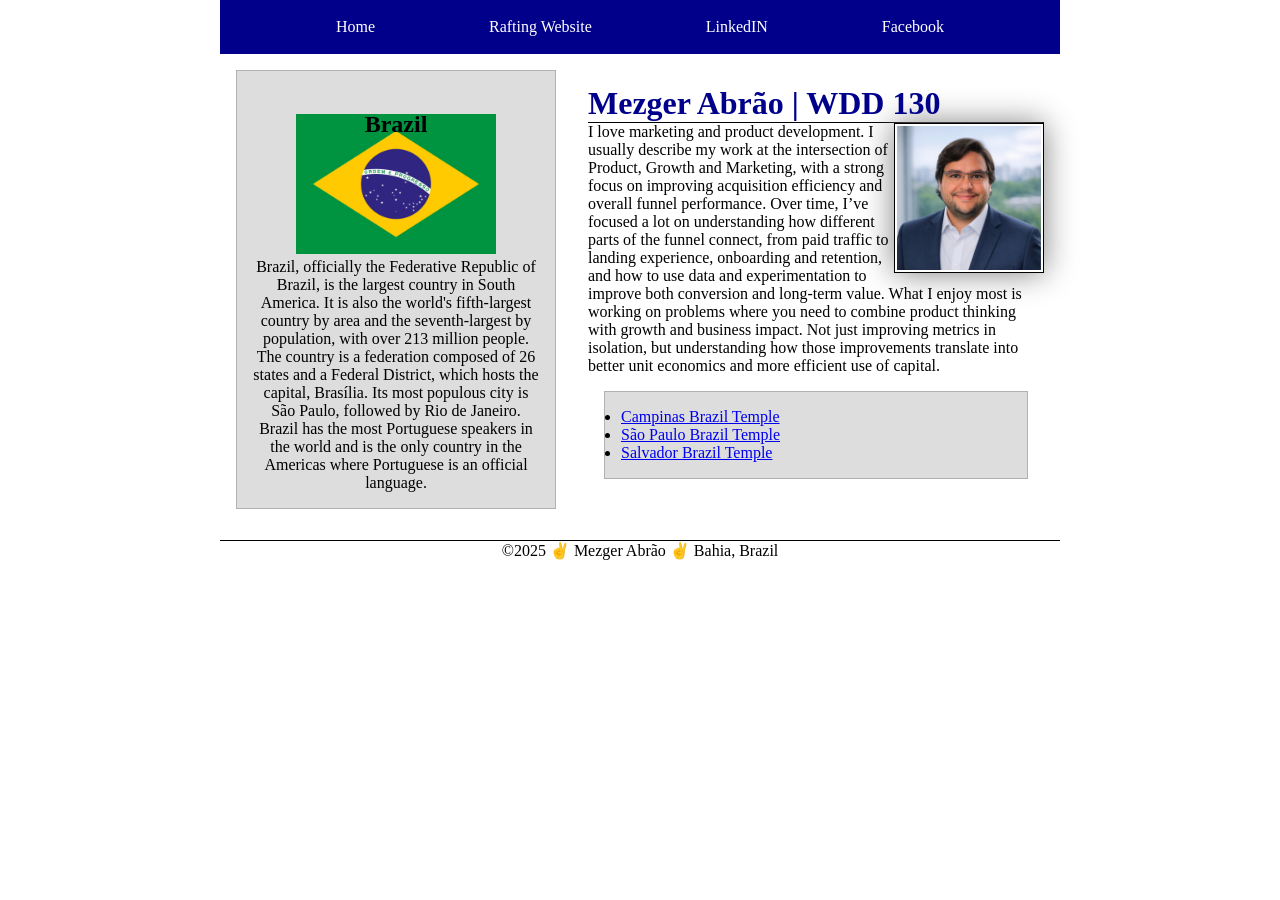
<file: index.html>
<!DOCTYPE html>
<html lang="en">

<head>
    <meta charset="UTF-8">
    <meta name="viewport" content="width=device-width, initial-scale=1.0">
    <title>WDD 130 | Mezger Abrão</title>
    <meta name="description"
      content="This page was made as a learning activity for the WDD 130 course at BYU and is being built by Mezger Abrão.">
    <meta name="author" content="Mezger Silva">
    <link rel="stylesheet" href="styles/styles.css">
</head>

<body>
    <header>
        <nav>
            <a href="#">Home</a>
            <a href="wwr/">Rafting Website</a>
            <a href="https://www.linkedin.com/in/mezger-abrao/">LinkedIN</a>
            <a href="https://wwww.facebook.com/">Facebook</a>
        </nav>
    </header>
    <div class="grid">
        <main>
            <h1>Mezger Abrão | WDD 130</h1>
            <img src="images/profile.jpg" alt="My own picture.">
            <p>I love marketing and product development. I usually describe my work
                at the intersection of Product, Growth and Marketing, with a strong focus
                on improving acquisition efficiency and overall funnel performance.

                Over time, I’ve focused a lot on understanding how different parts of the funnel
                connect, from paid traffic to landing experience, onboarding and retention, and how
                to
                use
                data and experimentation to improve both conversion and long-term value.

                What I enjoy most is working on problems where you need to combine product thinking
                with
                growth and business impact. Not just improving metrics in isolation, but
                understanding
                how those improvements translate into better unit economics and more efficient use
                of
                capital.</p>
            <ul class="box">
                <li><a href="https://www.churchofjesuschrist.org/temples/details/campinas-brazil-temple"
                      target="_blank">Campinas Brazil Temple</a></li>
                <li><a href="https://www.churchofjesuschrist.org/temples/details/sao-paulo-brazil-temple"
                      target="_blank">São Paulo Brazil Temple</a></li>
                <li><a href="https://www.churchofjesuschrist.org/temples/details/salvador-brazil-temple"
                      target="_blank">Salvador Brazil Temple</a></li>
            </ul>
        </main>
        <aside class="box">
            <h2>Brazil</h2>
            <img src="images/brazil-flag.jpg" alt="Brazil flag">
            <p>Brazil, officially the Federative Republic of Brazil, is the largest country in
                South America.
                It is also the world's fifth-largest country by area and the seventh-largest by
                population, with
                over 213 million people. The country is a federation composed of 26 states and a
                Federal District,
                which hosts the capital, Brasília. Its most populous city is São Paulo, followed by
                Rio de Janeiro.
                Brazil has the most Portuguese speakers in the world and is the only country in the
                Americas where
                Portuguese is an official language.</p>
        </aside>
    </div>
    <footer>
        <p>©️2025 ✌️ Mezger Abrão ✌️ Bahia, Brazil</p>
    </footer>
</body>

</html>
</file>
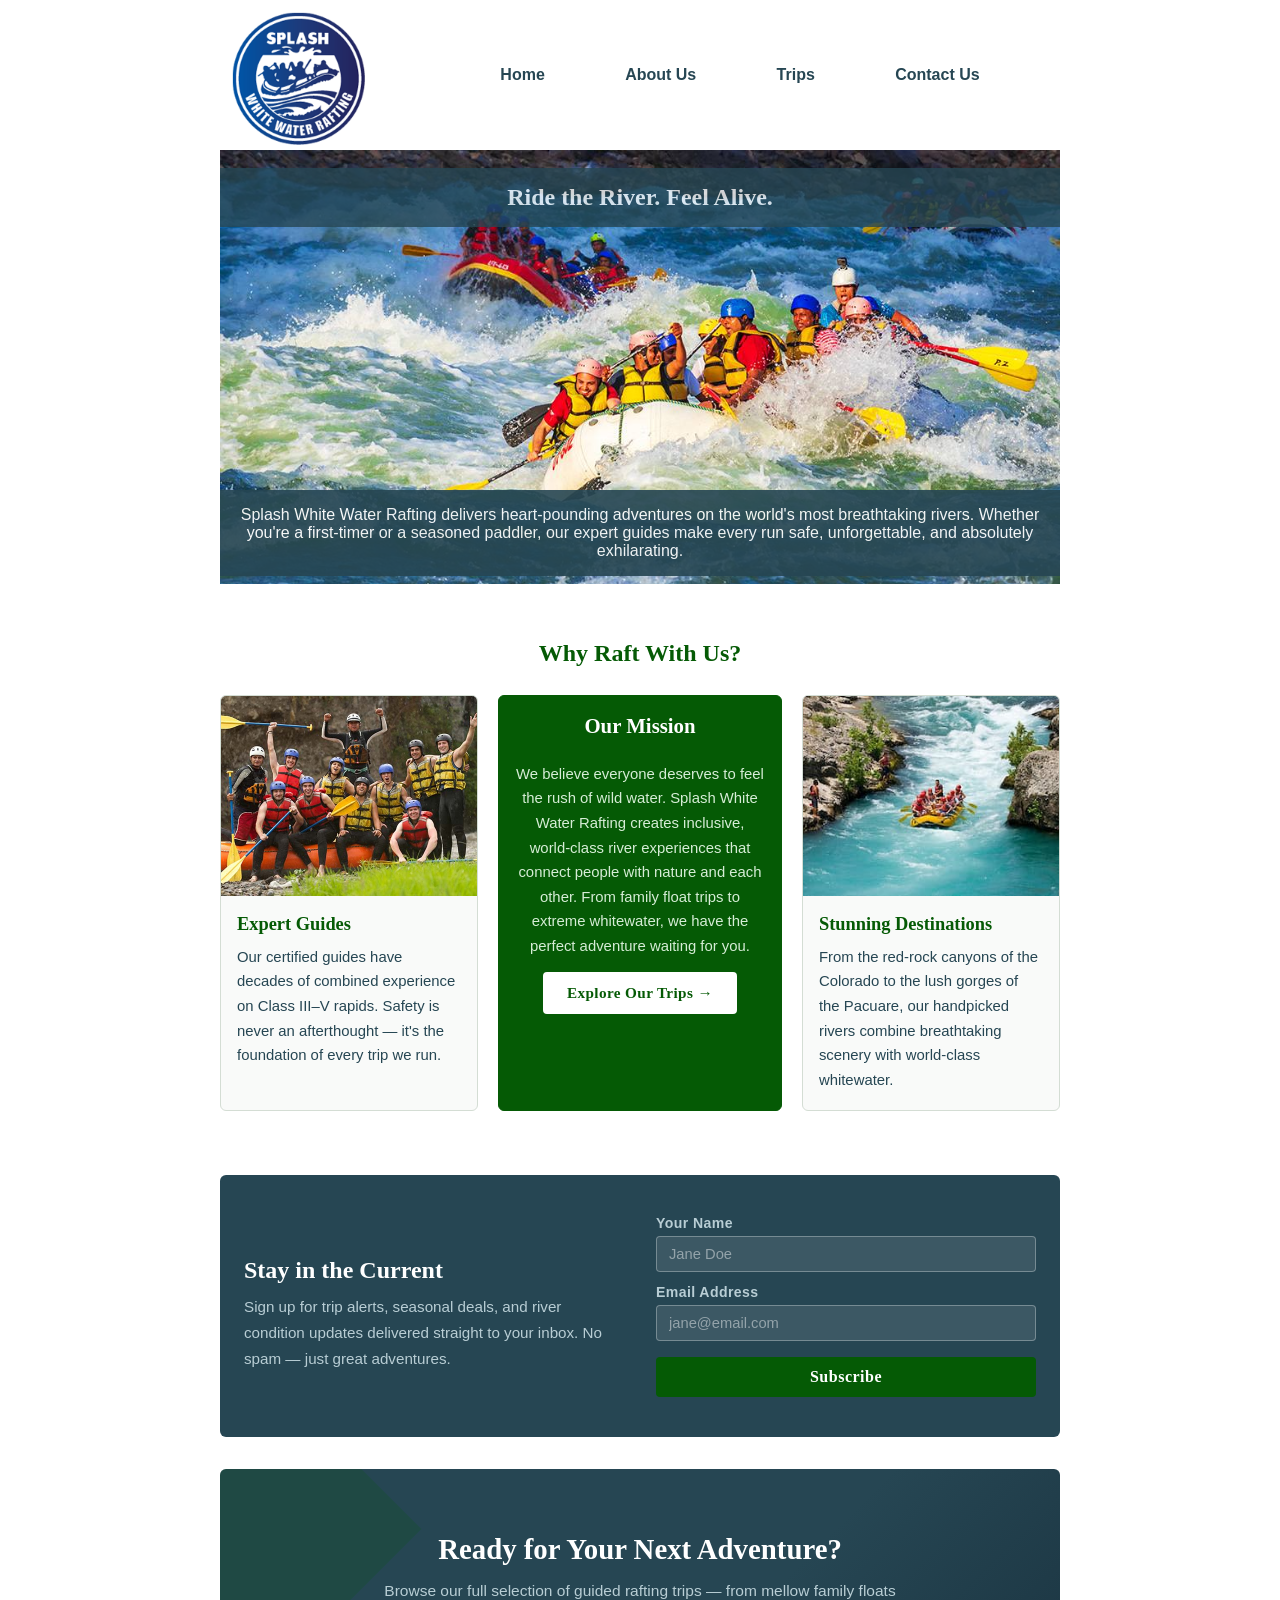
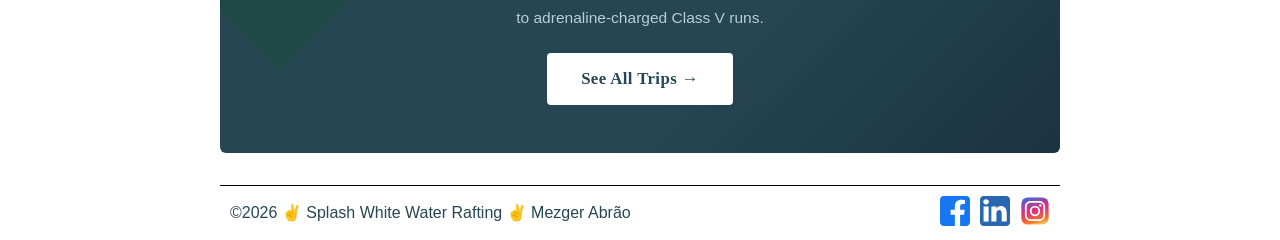
<file: wwr/index.html>
<!DOCTYPE html>
<html lang="en-US">

<head>
    <meta charset="UTF-8">
    <meta name="viewport" content="width=device-width, initial-scale=1.0">
    <title>Home | Splash White Water Rafting</title>
    <meta name="description"
      content="Whitewater rafting offers thrilling and safe river adventures guided by experts, providing equipment and unforgettable experiences for individuals and groups.">
    <meta name="author" content="Mezger Lopes Abrão e Silva">
    <link rel="stylesheet" href="styles/rafting.css">
</head>

<body>
    <header>
        <img src="images/logo.png" alt="White Water Rafting Splash Logo.">
        <nav>
            <ul>
                <li><a href="index.html">Home</a></li>
                <li><a href="about.html">About Us</a></li>
                <li><a href="trips.html">Trips</a></li>
                <li><a href="contact.html">Contact Us</a></li>
            </ul>
        </nav>
    </header>

    <main>

        <section class="hero">
            <img src="images/hero.jpg" alt="Rafters paddling through roaring rapids">
            <h1>Ride the River. Feel Alive.</h1>
            <article>
                <p>Splash White Water Rafting delivers heart-pounding adventures on the world's most
                    breathtaking rivers.
                    Whether you're a first-timer or a seasoned paddler, our expert guides make every
                    run safe,
                    unforgettable, and absolutely exhilarating.</p>
            </article>
        </section>

        <section class="purpose">
            <h2>Why Raft With Us?</h2>

            <div class="purpose-grid">

                <div class="purpose-card">
                    <img src="images/history.jpg"
                      alt="Expert river guide leading a raft through rapids">
                    <div class="purpose-card-body">
                        <h3>Expert Guides</h3>
                        <p>Our certified guides have decades of combined experience on Class III–V
                            rapids.
                            Safety is never an afterthought — it's the foundation of every trip we
                            run.</p>
                    </div>
                </div>

                <div class="purpose-card featured">
                    <div class="purpose-card-body center">
                        <h3>Our Mission</h3>
                        <p>We believe everyone deserves to feel the rush of wild water. Splash White
                            Water Rafting
                            creates inclusive, world-class river experiences that connect people
                            with nature
                            and each other. From family float trips to extreme whitewater, we have
                            the
                            perfect adventure waiting for you.</p>
                        <a href="trips.html" class="btn-cta">Explore Our Trips &rarr;</a>
                    </div>
                </div>

                <div class="purpose-card">
                    <img src="images/raft5.jpg"
                      alt="Stunning canyon river scenery on a rafting trip">
                    <div class="purpose-card-body">
                        <h3>Stunning Destinations</h3>
                        <p>From the red-rock canyons of the Colorado to the lush gorges of the
                            Pacuare,
                            our handpicked rivers combine breathtaking scenery with world-class
                            whitewater.</p>
                    </div>
                </div>

            </div>
        </section>

        <section class="newsletter">
            <div class="newsletter-inner">
                <div class="newsletter-text">
                    <h2>Stay in the Current</h2>
                    <p>Sign up for trip alerts, seasonal deals, and river condition updates
                        delivered
                        straight to your inbox. No spam — just great adventures.</p>
                </div>
                <form class="newsletter-form" action="#" method="post">
                    <div class="nl-group">
                        <label for="nl-name">Your Name</label>
                        <input type="text" id="nl-name" name="name" placeholder="Jane Doe" required>
                    </div>
                    <div class="nl-group">
                        <label for="nl-email">Email Address</label>
                        <input type="email" id="nl-email" name="email" placeholder="jane@email.com"
                          required>
                    </div>
                    <button type="submit" class="nl-btn">Subscribe</button>
                </form>
            </div>
        </section>

        <section class="cta-banner">
            <div class="cta-content">
                <h2>Ready for Your Next Adventure?</h2>
                <p>Browse our full selection of guided rafting trips — from mellow family floats to
                    adrenaline-charged Class V runs.</p>
                <a href="trips.html" class="btn-cta large">See All Trips &rarr;</a>
            </div>
        </section>

    </main>

    <footer>
        <p>&copy;2026 ✌️ Splash White Water Rafting ✌️ Mezger Abrão</p>

        <nav class="socialmedia">
            <a href="https://facebook.com">
                <img src="images/facebook-square.svg" alt="Facebook">
            </a>
            <a href="https://linkedin.com">
                <img src="images/linkedin-square.svg" alt="LinkedIn">
            </a>
            <a href="https://instagram.com">
                <img src="images/instagram-square.svg" alt="Instagram">
            </a>
        </nav>
    </footer>
</body>

</html>
</file>
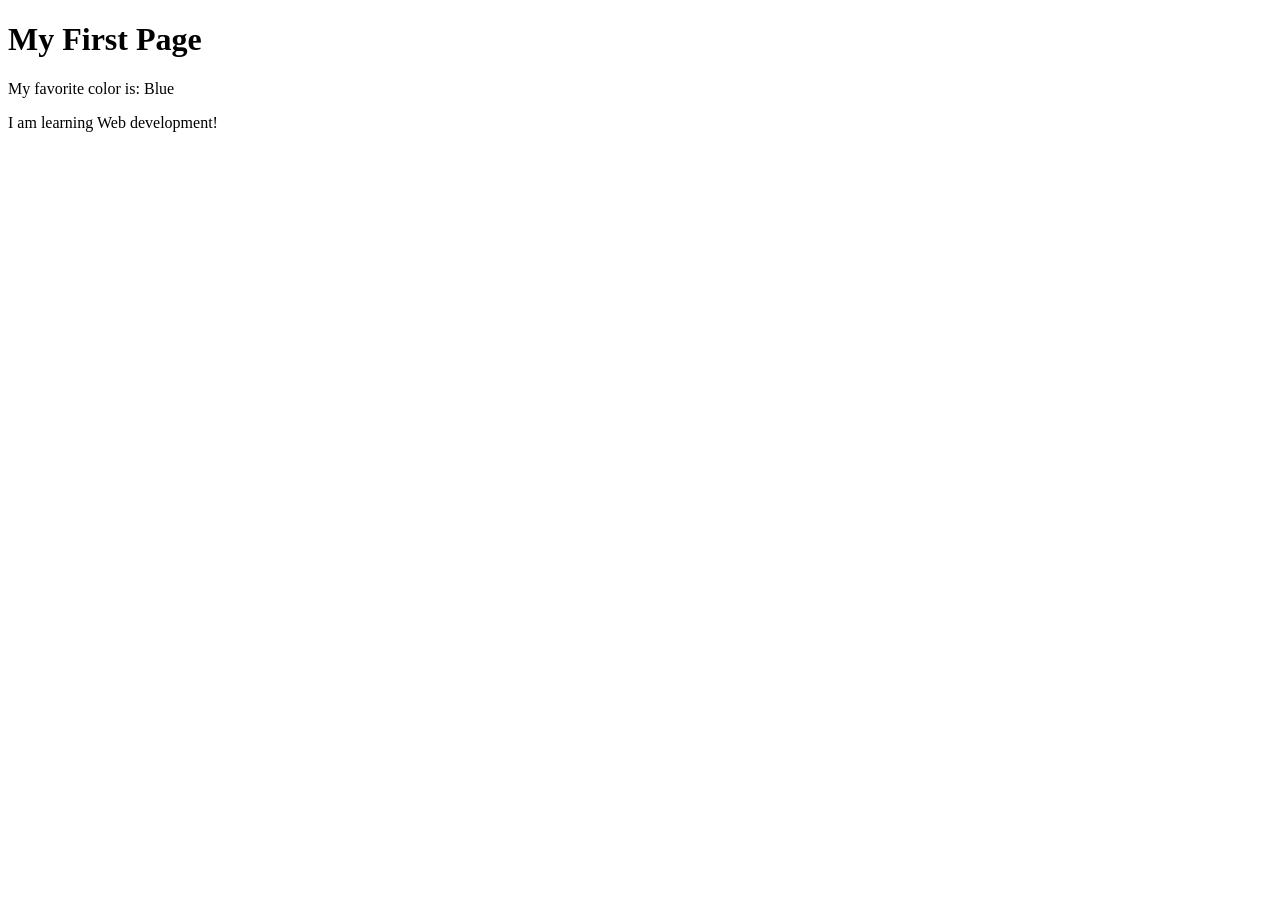
<file: week01/first-page.html>
<!DOCTYPE html>
<html lang="en">

<head>
    <meta charset="UTF-8">
    <meta name="viewport" content="width=device-width, initial-scale=1.0">
    <title>My First Page</title>
</head>

<body>
    <h1>My First Page</h1>
    <p>My favorite color is: Blue </p>
    <p>I am learning Web development!</p>
</body>

</html>
</file>
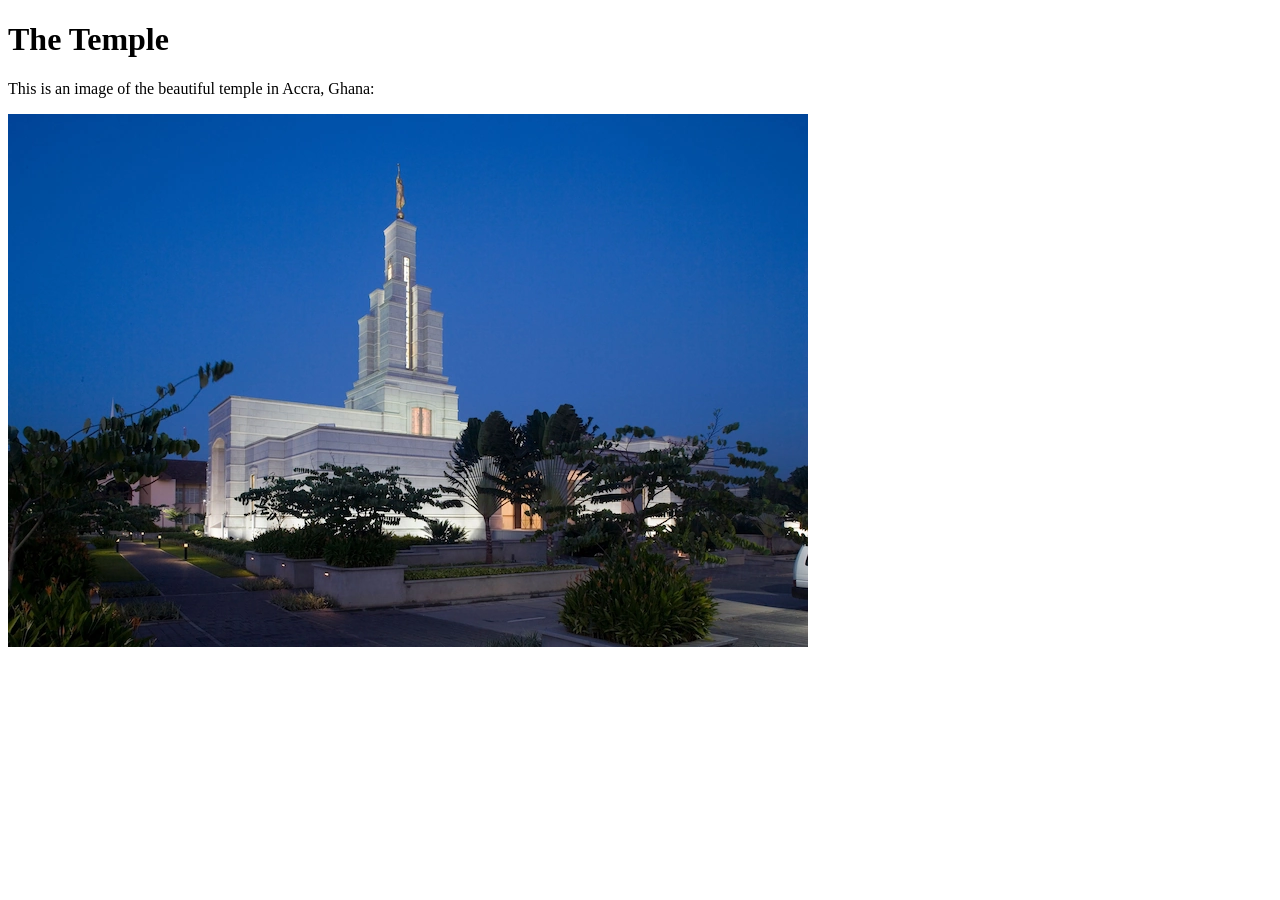
<file: week01/images.html>
<!DOCTYPE html>
<html lang="en">

<head>
    <meta charset="UTF-8">
    <meta name="viewport" content="width=device-width, initial-scale=1.0">
    <title>Temple Image</title>
</head>

<body>
    <h1>The Temple</h1>
    <p>This is an image of the beautiful temple in Accra, Ghana:</p>
    <img src="images/temple-small.webp" alt="The Accra Ghana Temple">

</body>

</html>
</file>
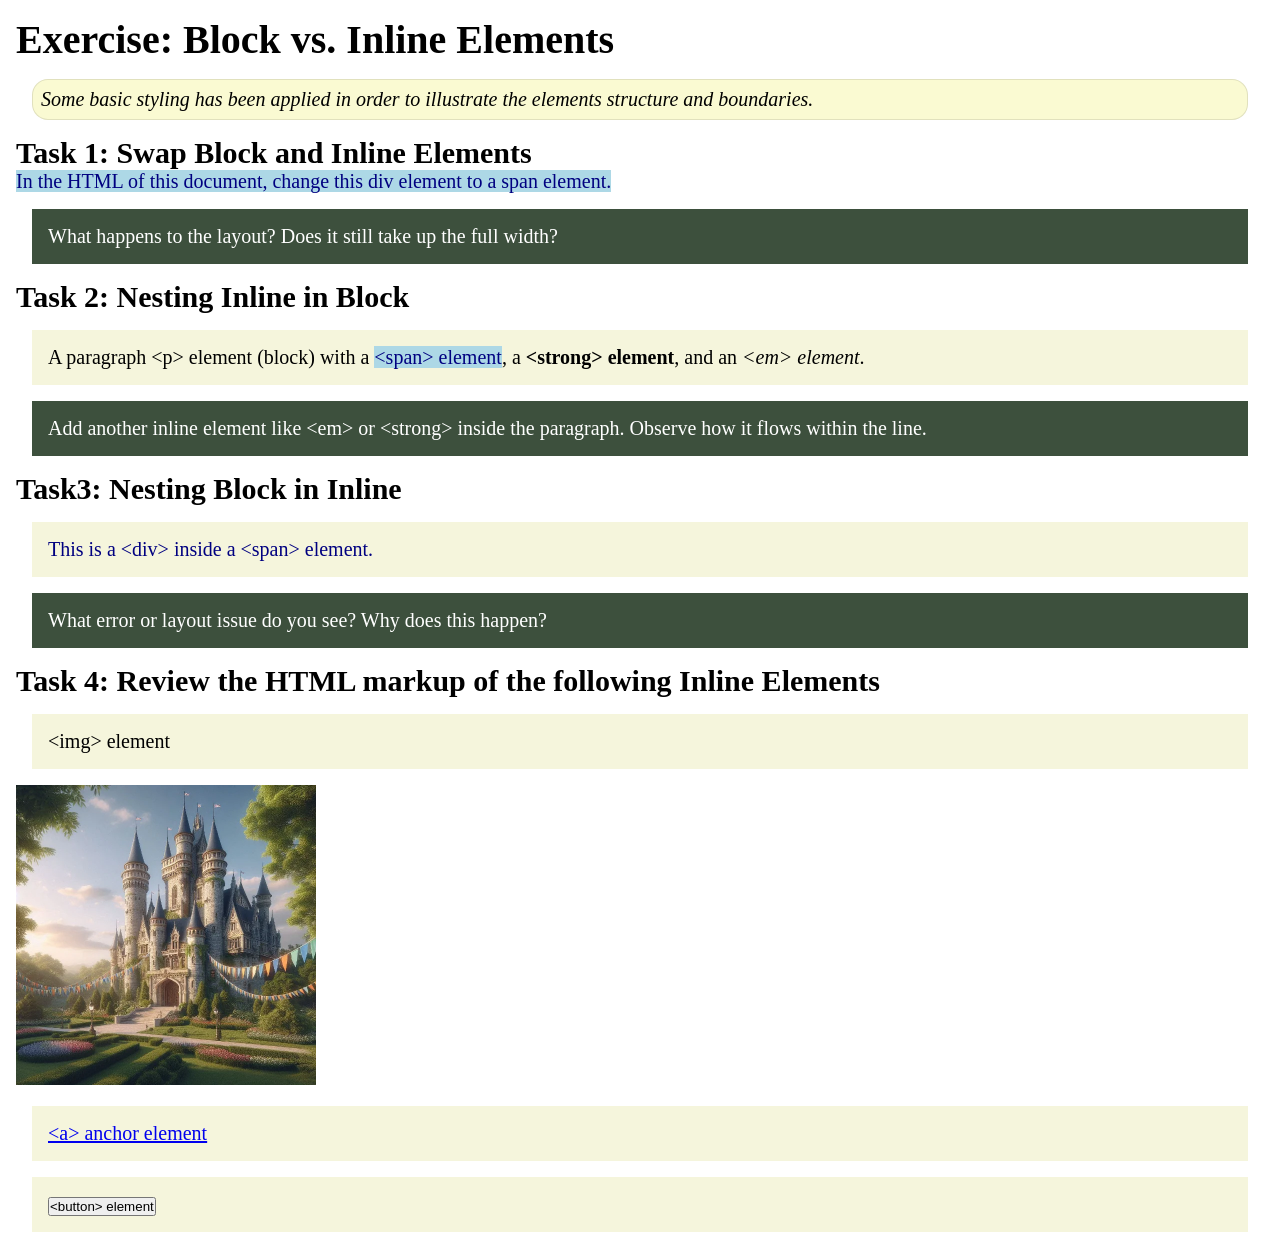
<file: week02/block-vs-inline.html>
<!DOCTYPE html>
<html lang="en">

<head>
    <meta charset="UTF-8">
    <meta name="viewport" content="width=device-width, initial-scale=1.0">
    <title>Exercise: Block vs. Inline Elements</title>
    <link rel="stylesheet" href="styles/block-vs-inline.css">
</head>

<body>
    <main>
        <h1>Exercise: Block vs. Inline Elements</h1>
        <p class="note">Some basic styling has been applied in order to illustrate the elements
            structure and
            boundaries.</p>

        <h2>Task 1: Swap Block and Inline Elements</h2>
        <span>In the HTML of this document, change this div element to a span element.</span>

        <p class="question">What happens to the layout? Does it still take up the full width?</p>

        <h2>Task 2: Nesting Inline in Block</h2>
        <p>A paragraph &lt;p&gt; element (block) with a <span>&lt;span&gt; element</span>, a
            <strong>&lt;strong&gt; element</strong>, and an <em>&lt;em&gt; element</em>.
        </p>
        <p class="question">Add another inline element like &lt;em&gt; or &lt;strong&gt; inside the
            paragraph. Observe
            how it flows within the line.</p>

        <h2>Task3: Nesting Block in Inline</h2>
        <span>
            <div>This is a &lt;div&gt; inside a &lt;span&gt; element.</div>
        </span>
        <p class="question">What error or layout issue do you see? Why does this happen?</p>


        <h2>Task 4: Review the HTML markup of the following Inline Elements</h2>
        <p>&lt;img&gt; element</p>
        <img src="images/castle.webp" alt="placeholder image (images are inline)" width="300"
          height="300">

        <p>
            <a href="https://churchofjesuschrist.org">&lt;a&gt; anchor element</a>
        </p>

        <p>
            <button type="button">&lt;button&gt; element</button>
        </p>
    </main>
</body>

</html>
</file>
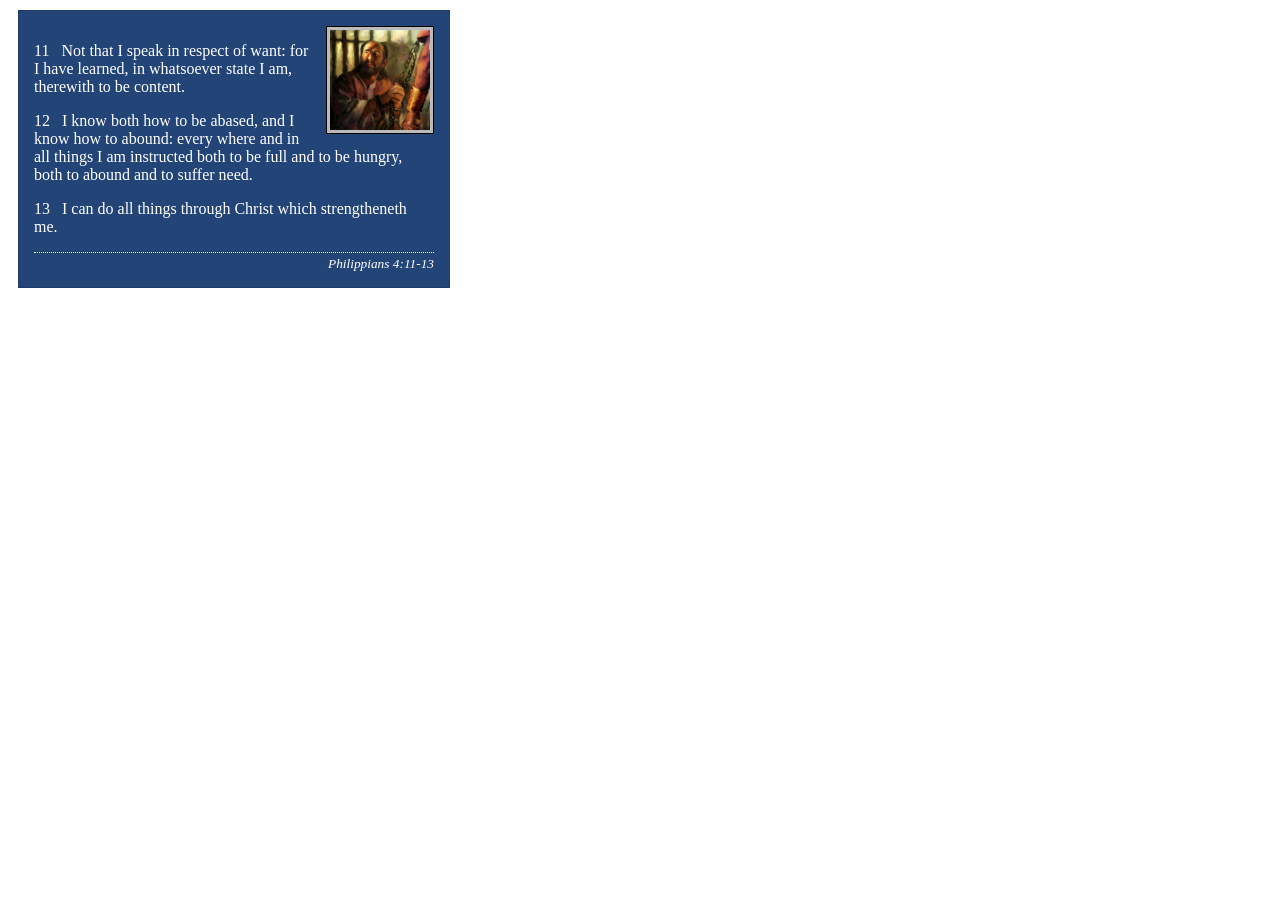
<file: week02/box-model-solution.html>
<!DOCTYPE html>
<html lang="en">
<head>
    <meta charset="UTF-8">
    <meta name="viewport" content="width=device-width, initial-scale=1.0">
    <title>Box Model Activity</title>
    <link rel="stylesheet" href="styles/box-model-solution.css">
</head>
<body>
    <main>
        <div class="callout">
            <img src="images/apostle-paul-imprisoned.webp" alt="Paul the Apostle - Imprisoned in Rome" width="200" height="200">
            <blockquote>
                <p>11 &nbsp; Not that I speak in respect of want: for I have learned, in whatsoever state I am, therewith to be content.</p>
                <p>12 &nbsp; I know both how to be abased, and I know how to abound: every where and in all things I am instructed both to be full and to be hungry, both to abound and to suffer need.</p>
                <p>13 &nbsp; I can do all things through Christ which strengtheneth me.</p>
            </blockquote>
            <cite>Philippians 4:11-13</cite>
        </div>
    </main>
</body>
</html>
</file>
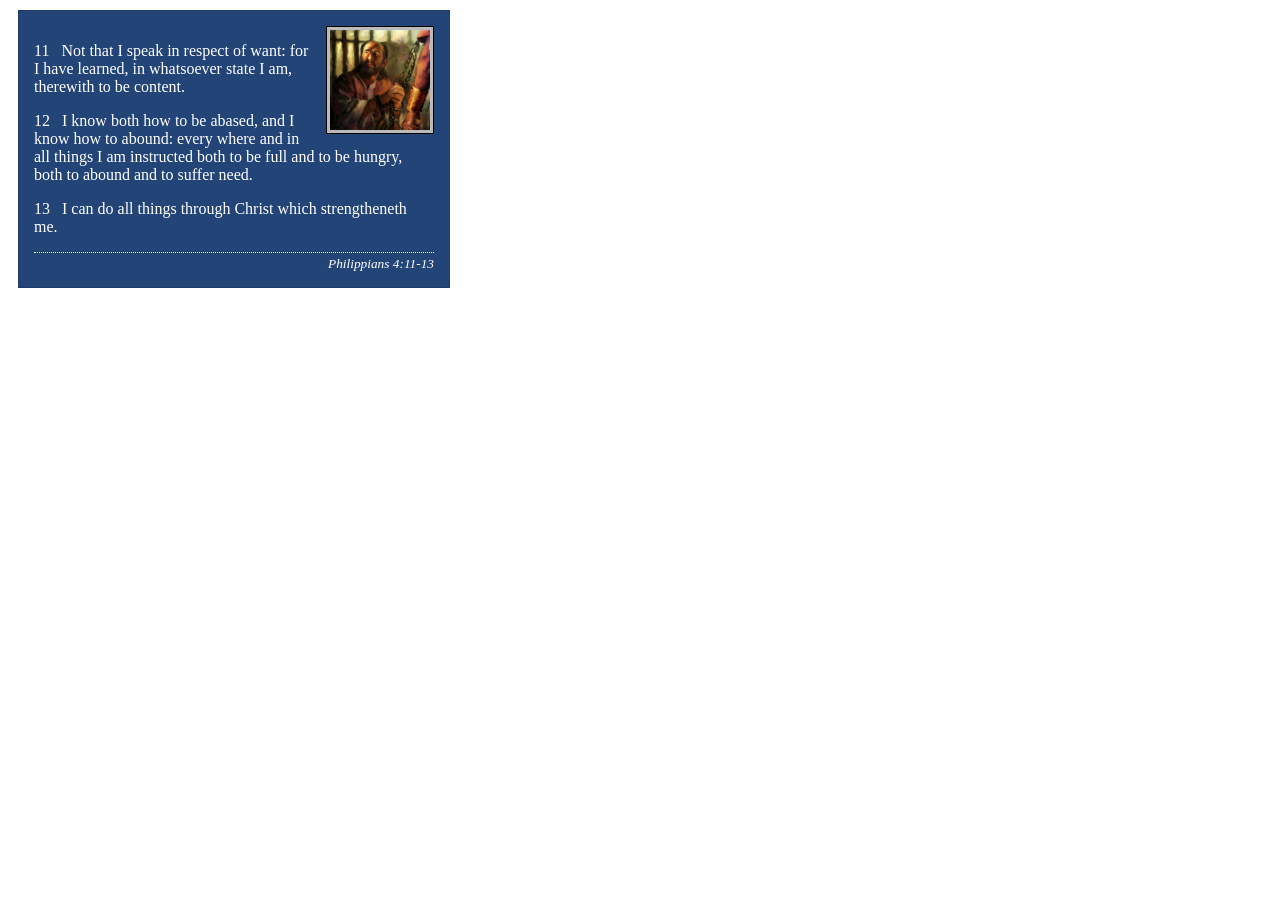
<file: week02/box-model.html>
<!DOCTYPE html>
<html lang="en">

<head>
    <meta charset="UTF-8">
    <meta name="viewport" content="width=device-width, initial-scale=1.0">
    <link rel="stylesheet" href="styles/box-model.css">
    <title>Box Model Activity</title>
</head>

<body>
    <main>
        <div class="callout">
            <img src="images/apostle-paul-imprisoned.webp"
              alt="Paul the Apostle - Imprisoned in Rome" width="200" height="200">
            <blockquote>
                <p>11 &nbsp; Not that I speak in respect of want: for I have learned, in whatsoever
                    state I am, therewith to be content.</p>
                <p>12 &nbsp; I know both how to be abased, and I know how to abound: every where and
                    in all things I am instructed both to be full and to be hungry, both to abound
                    and to suffer need.</p>
                <p>13 &nbsp; I can do all things through Christ which strengtheneth me.</p>
            </blockquote>
            <cite>Philippians 4:11-13</cite>
        </div>
    </main>
</body>

</html>
</file>
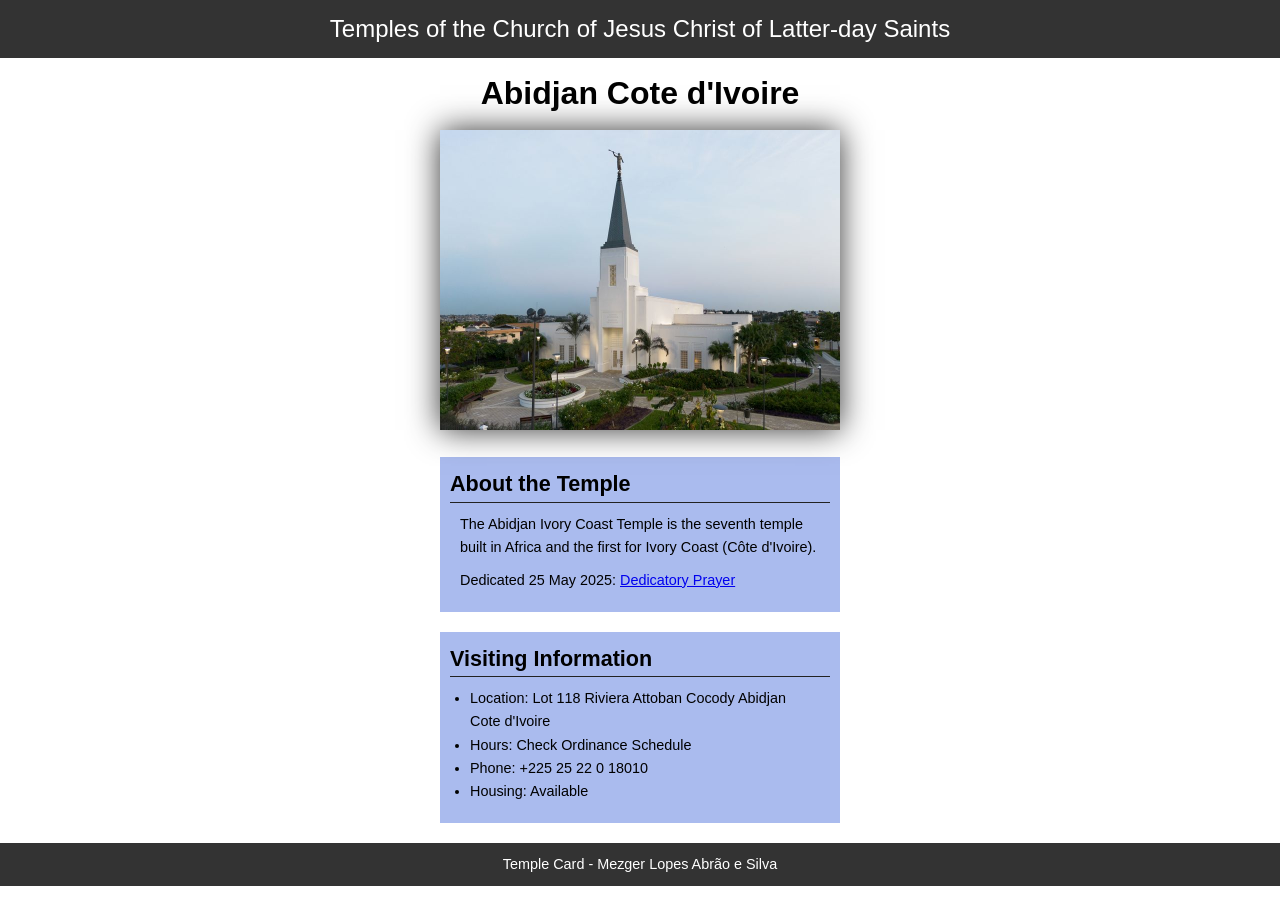
<file: week02/temple.html>
<!DOCTYPE html>
<html lang="en">

<head>
    <meta charset="UTF-8">
    <meta name="viewport" content="width=device-width, initial-scale=1.0">
    <title>Temple Card - Abidjan Cote d'Ivoire</title>
    <link rel="stylesheet" href="styles/temple.css">
</head>

<body>
    <header>
        <p>Temples of the Church of Jesus Christ of Latter-day Saints</p>
    </header>
    <main>
        <h1>Abidjan Cote d'Ivoire</h1>
        <picture>
            <img src="images/abidjan-ivory-coast.jpeg" alt="Abidjan Cote d'Ivoire Temple">
        </picture>
        <section>
            <h2>About the Temple</h2>
            <p>The Abidjan Ivory Coast Temple is the seventh temple built in Africa and the first
                for Ivory Coast (Côte
                d'Ivoire).</p>
            <p>Dedicated 25 May 2025: <a
                  href="https://www.churchofjesuschrist.org/temples/dedicatory-prayer/abidjan-ivory-coast-temple/2025-05-25?lang=eng"
                  target="_blank" rel="noopener noreferrer">Dedicatory Prayer</a></p>
        </section>
        <section>
            <h2>Visiting Information</h2>
            <ul>
                <li>Location: Lot 118 Riviera Attoban Cocody Abidjan Cote d'Ivoire</li>
                <li>Hours: Check Ordinance Schedule</li>
                <li>Phone: +225 25 22 0 18010</li>
                <li>Housing: Available</li>
            </ul>
        </section>
    </main>
    <footer>
        <p>Temple Card - Mezger Lopes Abrão e Silva</p>
    </footer>
</body>

</html>
</file>
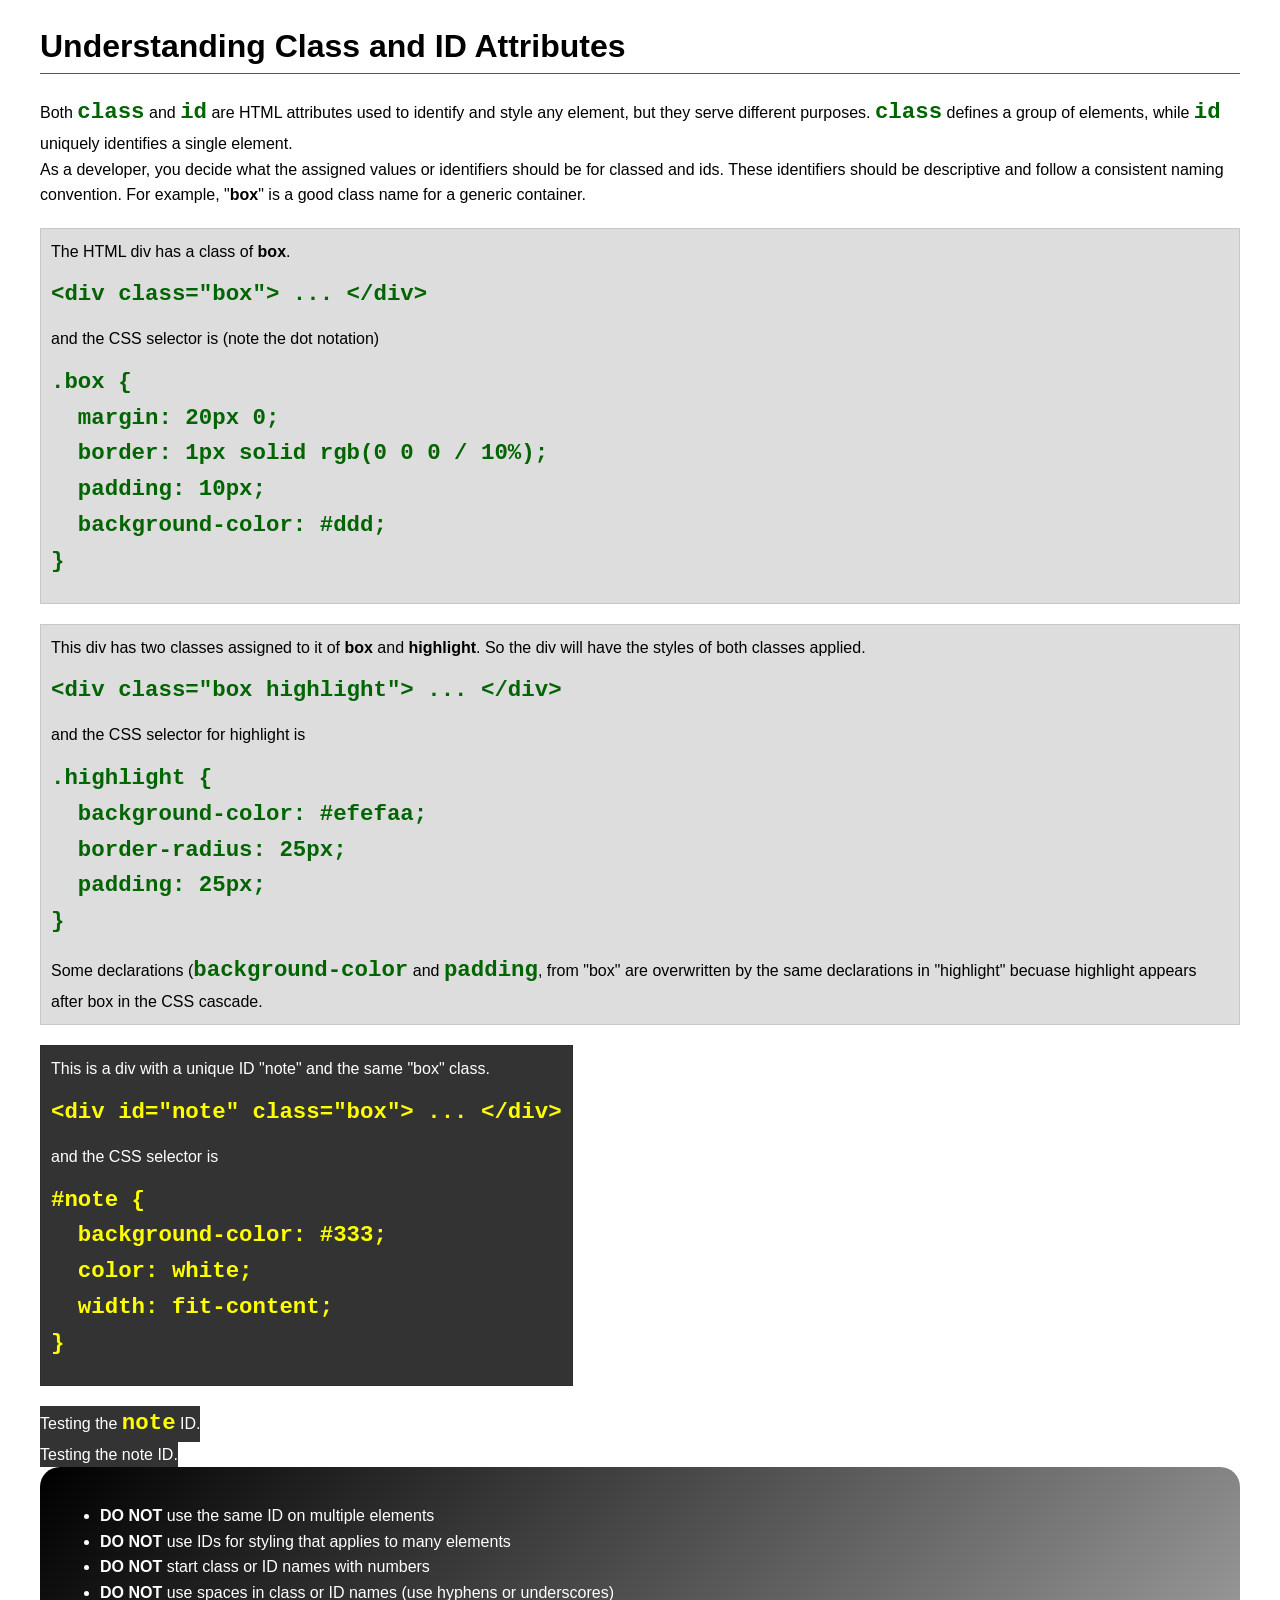
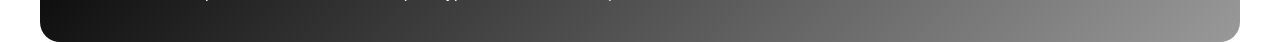
<file: week03/class-and-id.html>
<!DOCTYPE html>
<html lang="en">

<head>
    <meta charset="UTF-8">
    <meta name="viewport" content="width=device-width, initial-scale=1.0">
    <title>Class vs ID Attributes</title>
    <link rel="stylesheet" href="styles/class-and-id.css">
</head>

<body>
    <h1>Understanding Class and ID Attributes</h1>
    <p>Both <code>class</code> and <code>id</code> are HTML attributes used to identify and style
        any element, but they
        serve different purposes. <code>class</code> defines a group of elements, while
        <code>id</code> uniquely
        identifies a single element.
    </p>
    <p>As a developer, you decide what the assigned values or identifiers should be for classed and
        ids. These
        identifiers should be
        descriptive and follow a consistent naming convention. For example, "<strong>box</strong>"
        is a good class name
        for a generic container.</p>
    <div class="box">
        <p>The HTML div has a class of <strong>box</strong>.</p>
        <pre><code class="html">&lt;div class="box"&gt; ... &lt;/div&gt;</code></pre>
        and the CSS selector is (note the dot notation)
        <pre><code class="css">.box {
  margin: 20px 0;
  border: 1px solid rgb(0 0 0 / 10%);
  padding: 10px;
  background-color: #ddd; 
}</code></pre>
    </div>

    <div class="box">
        <p>This div has two classes assigned to it of <strong>box</strong> and
            <strong>highlight</strong>. So the div
            will have the styles of both classes applied.
        </p>
        <pre><code class="html">&lt;div class="box highlight"&gt; ... &lt;/div&gt;</code></pre>
        and the CSS selector for highlight is
        <pre><code class="css">.highlight {
  background-color: #efefaa;
  border-radius: 25px;
  padding: 25px;
}</code></pre>
        <p>Some declarations (<code>background-color</code> and <code>padding</code>, from "box" are
            overwritten by the same declarations in "highlight" becuase highlight appears after box
            in the CSS cascade.</p>
    </div>

    <div id="note" class="box">
        <p>This is a div with a unique ID "note" and the same "box" class.</p>
        <pre><code class="html">&lt;div id="note" class="box"&gt; ... &lt;/div&gt;</code></pre>
        and the CSS selector is
        <pre><code class="css">#note {
  background-color: #333;
  color: white;
  width: fit-content;
}</code></pre>
    </div>

    <div id="note">
        <p>Testing the <code>note</code> ID.</p>
    </div>

    <div id="note">
        <p>Testing the note ID.</p>
    </div>

    <section id="best-practice">
        <ul>
            <li><strong>DO NOT</strong> use the same ID on multiple elements</li>
            <li><strong>DO NOT</strong> use IDs for styling that applies to many elements</li>
            <li><strong>DO NOT</strong> start class or ID names with numbers</li>
            <li><strong>DO NOT</strong> use spaces in class or ID names (use hyphens or underscores)
            </li>
        </ul>
    </section>


</body>

</html>
</file>
<file: styles/styles.css>
:root {
    --heading-background-color: darkblue;
    --line-borders-color: black;
    --box-shadow-color: gray;
}

* {
    margin: 0;
    padding: 0;
    box-sizing: border-box;
}

header,
.grid,
footer {
    max-width: 840px;
    margin: 0 auto;
}

nav {
    background-color: var(--heading-background-color);
    padding: 10px;
    display: flex;
    justify-content: space-evenly;
    align-items: center;
}

nav a {
    color: white;
    display: block;
    text-decoration: none;
    padding: 0.5rem;
}

h1 {
    color: var(--heading-background-color);
    border-bottom: 1px solid var(--line-borders-color);
}

aside {
    width: 20rem;
    text-align: center;
}

aside h2 {
    position: relative;
    top: 24px;
    left: 0px;
}

aside img {
    width: 200px;
    height: auto;
}

main img {
    width: 150px;
    height: auto;
    border: 1px solid var(--line-borders-color);
    padding: 2px;
    box-shadow: 0 0 30px var(--box-shadow-color);
    float: right;
}

p {
    padding: 0;
}

footer {
    margin-top: 15px;
    border-top: 1px solid var(--line-borders-color);
    text-align: center;
}

/* Class Selectors */

.box {
    margin: 1rem;
    border: 1px solid rgba(0, 0, 0, 0.2);
    padding: 1rem;
    background-color: #ddd;
    color: #000;
}

.grid {
    display: grid;
    align-items: center;
}

main {
    grid-column: 2/3;
    margin: 1rem;
}

aside {
    width: 20rem;
    position: relative;
    grid-column: 1/2;
    grid-row: 1/2;
}
</file>
<file: wwr/styles/rafting.css>
:root {
    --primary-color: #055a05;
    --accent1-color: #264653;
    --heading-font: "Times New Roman", "Georgia", serif;
    --body-font: Arial, Helvetica, sans-serif;
    --usual-text-color: #ffffff;
    --border-color: #000000;
}

* {
    margin: 0;
    padding: 0;
    box-sizing: border-box;
}

body {
    font-family: var(--body-font);
    color: var(--accent1-color);
}

header,
main,
footer {
    width: 840px;
    margin: 0 auto;
}

/* HEADER GRID */
header {
    display: grid;
    grid-template-columns: 200px 1fr;
    align-items: center;
}

header img {
    width: 150px;
}

/* NAV FLEX */
nav ul {
    display: flex;
    justify-content: space-evenly;
    list-style: none;
}

nav a {
    text-decoration: none;
    color: var(--accent1-color);
    font-weight: bold;
}

/* HEADINGS */
h1,
h2 {
    font-family: var(--heading-font);
    color: var(--primary-color);
    text-align: center;
    margin: 16px 0;
}

/* HERO */
.hero {
    position: relative;
}

.hero img {
    width: 100%;
    height: auto;
    display: block;
}

.hero h1 {
    position: absolute;
    top: 0.1rem;
    width: 100%;
    padding: 16px;
    text-align: center;
    opacity: 0.8;
    background-color: var(--accent1-color);
    color: var(--usual-text-color);
}

/* ARTICLE */
.hero article {
    position: absolute;
    bottom: 0.5rem;
    width: 100%;
    text-align: center;
    padding: 16px;
    background-color: var(--accent1-color);
    color: var(--usual-text-color);
    opacity: 0.9;
}

/* REQUISITO DO PROFESSOR */
.hero article img {
    float: right;
    width: 120px;
}

/* HISTORY GRID */
.history-content {
    display: grid;
    grid-template-columns: 1fr 200px 1fr;
    align-items: center;
}

.history-content img {
    width: 100%;
    max-width: 200px;
}

.history {
    display: grid;
    grid-template-columns: 1fr auto 1fr;
    align-items: center;
}

.history h2 {
    grid-column: 1 / -1;
    text-align: center;
}

.history p:first-of-type {
    grid-column: 1;
}

.history img {
    grid-column: 2;
    max-width: 200px;
}

.history p:last-of-type {
    padding-left: 1rem;
    grid-column: 3;
}

/* ADVENTURES */
.adventure-gallery {
    display: grid;
    grid-template-columns: repeat(5, 1fr);
    gap: 10px;
    padding: 16px;
}

.adventure-gallery img {
    width: 100%;
}

figure {
    text-align: center;
}

/* FOOTER */
footer {
    display: flex;
    justify-content: space-between;
    align-items: center;
    margin-top: 20px;
    padding: 10px;
    border-top: 1px solid var(--border-color);
}

.socialmedia {
    display: flex;
    gap: 10px;
}

.socialmedia img {
    width: 30px;
}

/* =============================================
   CONTACT PAGE ADDITIONS
   ============================================= */

/* Company Info */
.contact-info {
    text-align: center;
    padding: 24px 0 16px;
}

.contact-info h1 {
    margin-bottom: 12px;
}

.contact-info p {
    line-height: 1.8;
}

.contact-info a {
    color: var(--primary-color);
    text-decoration: none;
    font-weight: bold;
}

.contact-info a:hover {
    text-decoration: underline;
}

/* Contact Layout: Map + Form side by side */
.contact-layout {
    display: grid;
    grid-template-columns: 1fr 1fr;
    gap: 24px;
    align-items: start;
    margin: 20px 0;
}

/* Google Map iframe */
.contact-map {
    height: 380px;
    border: 1px solid var(--border-color);
}

.contact-map iframe {
    width: 100%;
    height: 100%;
}

/* Contact Form */
.contact-form {
    display: flex;
    flex-direction: column;
    gap: 14px;
}

.form-group {
    display: flex;
    flex-direction: column;
    gap: 6px;
}

.form-group label {
    font-weight: bold;
    color: var(--accent1-color);
    font-size: 0.95rem;
}

.form-group input[type="text"],
.form-group input[type="email"],
.form-group textarea {
    padding: 8px 10px;
    border: 1px solid var(--border-color);
    border-radius: 4px;
    font-family: var(--body-font);
    font-size: 0.9rem;
    color: var(--accent1-color);
    width: 100%;
}

.form-group input[type="text"]:focus,
.form-group input[type="email"]:focus,
.form-group textarea:focus {
    outline: 2px solid var(--primary-color);
    border-color: var(--primary-color);
}

.form-group textarea {
    resize: vertical;
}

/* Radio buttons */
.radio-group {
    display: flex;
    flex-direction: column;
    gap: 6px;
    padding-left: 4px;
}

.radio-label,
.checkbox-label {
    display: flex;
    align-items: center;
    gap: 8px;
    cursor: pointer;
    font-size: 0.95rem;
}

/* Checkbox */
.checkbox-group {
    margin-top: 4px;
}

/* Submit Button */
.submit-btn {
    display: block;
    width: 100%;
    padding: 12px;
    background-color: var(--primary-color);
    color: var(--usual-text-color);
    border: none;
    border-radius: 4px;
    font-family: var(--heading-font);
    font-size: 1rem;
    font-weight: bold;
    cursor: pointer;
    letter-spacing: 0.5px;
    transition: background-color 0.2s ease, transform 0.1s ease;
    margin-top: 4px;
}

.submit-btn:hover {
    background-color: var(--accent1-color);
}

.submit-btn:active {
    transform: scale(0.98);
}

/* Employees Section */
.employees {
    background-color: #f0f4f0;
    padding: 24px 16px;
    margin: 24px 0;
    border-radius: 4px;
}

.employees h2 {
    margin-bottom: 20px;
}

.employee-grid {
    display: grid;
    grid-template-columns: repeat(3, 1fr);
    gap: 20px;
}

.employee-card {
    text-align: center;
}

.employee-card img {
    width: 100%;
    max-width: 160px;
    height: 160px;
    object-fit: cover;
    border-radius: 50%;
    border: 3px solid var(--primary-color);
    display: block;
    margin: 0 auto 10px;
}

.employee-card figcaption {
    display: flex;
    flex-direction: column;
    gap: 4px;
}

.employee-card figcaption strong {
    color: var(--accent1-color);
    font-size: 0.95rem;
}

.employee-card figcaption span {
    color: var(--primary-color);
    font-size: 0.85rem;
    font-style: italic;
}

/* =============================================
   HOME PAGE ADDITIONS  (index.html)
   ============================================= */

/* ── PURPOSE SECTION ── */
.purpose {
    padding: 40px 0 32px;
}

.purpose h2 {
    margin-bottom: 28px;
}

.purpose-grid {
    display: grid;
    grid-template-columns: 1fr 1.1fr 1fr;
    gap: 20px;
    align-items: stretch;
}

.purpose-card {
    border: 1px solid #d4ddd4;
    border-radius: 6px;
    overflow: hidden;
    display: flex;
    flex-direction: column;
    background: #f9faf9;
}

.purpose-card img {
    width: 100%;
    height: 200px;
    object-fit: cover;
    display: block;
}

.purpose-card-body {
    padding: 18px 16px;
    flex: 1;
}

.purpose-card-body h3 {
    font-family: var(--heading-font);
    color: var(--primary-color);
    font-size: 1.15rem;
    margin-bottom: 10px;
}

.purpose-card-body p {
    line-height: 1.65;
    font-size: 0.93rem;
    color: var(--accent1-color);
}

/* Centre card: no image, green background, centred text */
.purpose-card.featured {
    background-color: var(--primary-color);
    border-color: var(--primary-color);
    justify-content: center;
}

.purpose-card.featured .purpose-card-body.center {
    text-align: center;
    display: flex;
    flex-direction: column;
    align-items: center;
    gap: 14px;
}

.purpose-card.featured h3 {
    color: #ffffff;
    font-size: 1.3rem;
}

.purpose-card.featured p {
    color: #d6edd6;
}

/* ── CTA BUTTON (reusable) ── */
.btn-cta {
    display: inline-block;
    padding: 10px 22px;
    background-color: #ffffff;
    color: var(--primary-color);
    border: 2px solid #ffffff;
    border-radius: 4px;
    font-family: var(--heading-font);
    font-weight: bold;
    font-size: 0.95rem;
    text-decoration: none;
    letter-spacing: 0.4px;
    transition: background-color 0.2s, color 0.2s;
}

.btn-cta:hover {
    background-color: var(--primary-color);
    color: #ffffff;
    border-color: #ffffff;
    outline: 2px solid #ffffff;
}

.btn-cta.large {
    padding: 14px 32px;
    font-size: 1.05rem;
    background-color: var(--usual-text-color);
    color: var(--accent1-color);
    border-color: var(--usual-text-color);
}

.btn-cta.large:hover {
    background-color: var(--accent1-color);
    color: var(--usual-text-color);
}

/* ── NEWSLETTER SECTION ── */
.newsletter {
    background-color: var(--accent1-color);
    color: var(--usual-text-color);
    padding: 40px 24px;
    margin: 32px 0;
    border-radius: 6px;
}

.newsletter-inner {
    display: grid;
    grid-template-columns: 1fr 1fr;
    gap: 32px;
    align-items: center;
}

.newsletter-text h2 {
    color: var(--usual-text-color);
    text-align: left;
    margin-bottom: 10px;
}

.newsletter-text p {
    line-height: 1.7;
    font-size: 0.95rem;
    color: #b8cdd4;
}

.newsletter-form {
    display: flex;
    flex-direction: column;
    gap: 12px;
}

.nl-group {
    display: flex;
    flex-direction: column;
    gap: 5px;
}

.nl-group label {
    font-size: 0.88rem;
    font-weight: bold;
    color: #b8cdd4;
    letter-spacing: 0.4px;
}

.nl-group input {
    padding: 9px 12px;
    border: 1px solid rgba(255, 255, 255, 0.3);
    border-radius: 4px;
    background: rgba(255, 255, 255, 0.1);
    color: var(--usual-text-color);
    font-family: var(--body-font);
    font-size: 0.92rem;
}

.nl-group input::placeholder {
    color: rgba(255, 255, 255, 0.45);
}

.nl-group input:focus {
    outline: 2px solid #7ecf7e;
    border-color: transparent;
}

.nl-btn {
    padding: 11px;
    background-color: var(--primary-color);
    color: var(--usual-text-color);
    border: none;
    border-radius: 4px;
    font-family: var(--heading-font);
    font-size: 1rem;
    font-weight: bold;
    cursor: pointer;
    letter-spacing: 0.5px;
    transition: background-color 0.2s, transform 0.1s;
    margin-top: 4px;
}

.nl-btn:hover {
    background-color: #077a07;
}

.nl-btn:active {
    transform: scale(0.98);
}

/* ── CTA BANNER ── */
.cta-banner {
    background-color: var(--accent1-color);
    background-image: linear-gradient(135deg, #264653 60%, #1a3340 100%);
    color: var(--usual-text-color);
    text-align: center;
    padding: 48px 24px;
    margin-bottom: 32px;
    border-radius: 6px;
    position: relative;
    overflow: hidden;
}

/* decorative diagonal stripe */
.cta-banner::before {
    content: "";
    position: absolute;
    top: -40px;
    left: -40px;
    width: 200px;
    height: 200px;
    background: rgba(5, 90, 5, 0.18);
    transform: rotate(45deg);
    pointer-events: none;
}

.cta-content h2 {
    color: var(--usual-text-color);
    font-size: 1.8rem;
    margin-bottom: 12px;
}

.cta-content p {
    line-height: 1.7;
    color: #b8cdd4;
    font-size: 0.97rem;
    margin-bottom: 22px;
    max-width: 520px;
    margin-left: auto;
    margin-right: auto;
}

/* =============================================
   TRIPS PAGE ADDITIONS  (trips.html)
   ============================================= */

.trips-cta {
    display: flex;
    justify-content: space-between;
    align-items: center;
    background-color: #f0f4f0;
    border-left: 5px solid var(--primary-color);
    padding: 16px 24px;
    margin: 24px 0 8px;
    border-radius: 4px;
    gap: 16px;
}

.trips-cta p {
    font-size: 1rem;
    color: var(--accent1-color);
    font-weight: bold;
}

.trips-section {
    padding: 32px 0;
}

.trips-section h2 {
    margin-bottom: 28px;
}

.trips-grid {
    display: grid;
    grid-template-columns: repeat(3, 1fr);
    gap: 20px;
}

.trip-card {
    border: 1px solid #d4ddd4;
    border-radius: 6px;
    overflow: hidden;
    display: flex;
    flex-direction: column;
    background: #f9faf9;
    transition: box-shadow 0.2s;
}

.trip-card:hover {
    box-shadow: 0 4px 16px rgba(38, 70, 83, 0.15);
}

.trip-img-wrap {
    position: relative;
}

.trip-img-wrap img {
    width: 100%;
    height: 190px;
    object-fit: cover;
    display: block;
}

.trip-badge {
    position: absolute;
    top: 10px;
    left: 10px;
    background-color: var(--accent1-color);
    color: #ffffff;
    font-size: 0.75rem;
    font-weight: bold;
    padding: 3px 9px;
    border-radius: 20px;
    letter-spacing: 0.4px;
}

.trip-badge.easy {
    background-color: #1d7a6e;
}

.trip-badge.intense {
    background-color: #c0392b;
}

.trip-body {
    padding: 16px;
    display: flex;
    flex-direction: column;
    flex: 1;
    gap: 8px;
}

.trip-body h3 {
    font-family: var(--heading-font);
    color: var(--primary-color);
    font-size: 1.15rem;
    margin: 0;
}

.trip-meta {
    font-size: 0.8rem;
    color: #3d6066;
    margin: 0;
}

.trip-body > p:not(.trip-meta):not(.trip-price) {
    font-size: 0.9rem;
    line-height: 1.6;
    color: var(--accent1-color);
    flex: 1;
}

.trip-includes {
    list-style: none;
    padding: 0;
    display: flex;
    flex-direction: column;
    gap: 3px;
}

.trip-includes li {
    font-size: 0.82rem;
    color: #4a6a70;
}

.trip-price {
    font-family: var(--heading-font);
    font-size: 1.25rem;
    color: var(--primary-color);
    font-weight: bold;
    margin-top: 4px;
}

.trip-price span {
    font-size: 0.8rem;
    color: #888;
    font-family: var(--body-font);
    font-weight: normal;
}

.trip-btn {
    display: inline-block;
    padding: 9px 18px;
    background-color: var(--primary-color);
    color: #ffffff;
    border: 2px solid var(--primary-color);
    border-radius: 4px;
    font-family: var(--heading-font);
    font-size: 0.9rem;
    font-weight: bold;
    text-decoration: none;
    text-align: center;
    transition: background-color 0.2s, color 0.2s;
    margin-top: auto;
}

.trip-btn:hover {
    background-color: var(--accent1-color);
    border-color: var(--accent1-color);
}

/* ── TRIPS TABLE ── */
.trips-table-section {
    padding: 32px 0;
}

.trips-table-section h2 {
    margin-bottom: 10px;
}

.table-intro {
    text-align: center;
    color: #5a7a80;
    font-size: 0.92rem;
    margin-bottom: 20px;
}

.table-wrap {
    overflow-x: auto;
    border-radius: 6px;
    border: 1px solid #d4ddd4;
}

.trips-table {
    width: 100%;
    border-collapse: collapse;
    font-size: 0.9rem;
    background: #ffffff;
}

.trips-table thead {
    background-color: var(--accent1-color);
    color: #ffffff;
}

.trips-table thead th {
    padding: 12px 14px;
    text-align: left;
    font-family: var(--heading-font);
    font-size: 0.88rem;
    letter-spacing: 0.3px;
}

.trips-table tbody tr {
    border-bottom: 1px solid #e0ebe0;
    transition: background-color 0.15s;
}

.trips-table tbody tr:last-child {
    border-bottom: none;
}

.trips-table tbody tr:nth-child(even) {
    background-color: #f4f8f4;
}

.trips-table tbody tr:hover {
    background-color: #e6f2e6;
}

.trips-table td {
    padding: 11px 14px;
    color: var(--accent1-color);
}

.badge-easy,
.badge-mid,
.badge-hard,
.badge-intense {
    display: inline-block;
    padding: 2px 9px;
    border-radius: 20px;
    font-size: 0.78rem;
    font-weight: bold;
    color: #ffffff;
}

.badge-easy {
    background-color: #1d7a6e;
}

.badge-mid {
    background-color: var(--primary-color);
}

.badge-hard {
    background-color: #b85520;
}

.badge-intense {
    background-color: #c0392b;
}
</file>
<file: week02/styles/block-vs-inline.css>
* {
    margin: 0;
    padding: 0;
}

body {
    font-size: 20px;
    margin: 1rem;
}

p,
div {
    background-color: beige;
    margin: 1rem;
    padding: 1rem;
}

span {
    color: navy;
    background-color: lightblue;
}

code {
    margin: 0;
    padding: 0;
    color: green;
    font-size: 1.2rem;
}

.note {
    font-style: italic;
    background-color: lightgoldenrodyellow;
    border-radius: 1rem;
    border: 1px solid rgb(0 0 0 / 10%);
    margin: 1rem;
    padding: .5rem;
}

.question {
    background-color: #3d503d;
    color: #fff;
}
</file>
<file: week02/styles/box-model-solution.css>
.callout {
    max-width: 400px;
    margin: 10px;
    border: 1px solid rgba(0, 0, 0, .1);
    padding: 15px;
    background-color: #247;
    color: #fff;
}

.callout img {
    float: right;
    margin: 0 0 10px 15px;
    border: 1px solid #000;
    padding: 3px;
    background-color: #bbb;
    width: 100px;
    height: auto;

}

blockquote {
    margin: 0;
}

cite {
    display: block;
    border-top: 1px dotted #fff;
    padding-top: 3px;
    text-align: right;
    font-size: smaller;
}
</file>
<file: week02/styles/box-model.css>
.callout {
    max-width: 400px;
    margin: 10px;
    border: 1px solid rgba(0, 0, 0, .1);
    padding: 15px;
    background-color: #247;
    color: #fff;
}

.callout img {
    float: right;
    margin: 0 0 10px 15px;
    border: 1px solid #000;
    padding: 3px;
    background-color: #bbb;
    width: 100px;
    height: auto;

}

blockquote {
    margin: 0;
}

cite {
    display: block;
    border-top: 1px dotted #fff;
    padding-top: 3px;
    text-align: right;
    font-size: smaller;
}
</file>
<file: week02/styles/temple.css>
* {
    margin: 0;
    padding: 0;
}

body {
    font-family: Aerial, sans-serif;
    line-height: 1.6;
}

header,
footer {
    background-color: #333;
    color: #fff;
    padding: 10px;
    text-align: center;
    font-size: 1.5rem;
}

main {
    width: 400px;
    margin: 0 auto;
}

h1 {
    margin: 10px;
    text-align: center;
}

h2 {
    border-bottom: 1px solid #222;
}

img {
    width: 100%;
    height: auto;
    box-shadow: 0 0 30px #333;
}

section {
    margin: 20px 0;
    border: 1px solid rgb(0, 0, 0 / 10%);
    padding: 10px;
    background-color: #abe;
    font-size: .9rem;
}

section p {
    margin: 10px;
}

ul {
    margin: 10px 20px;
}

footer {
    font-size: .9rem;
}
</file>
<file: week03/styles/class-and-id.css>
body {
    font-family: Arial, sans-serif;
    line-height: 1.6;
    margin: 0;
    padding: 0 40px;
}

h1 {
    border-bottom: 1px solid rgb(0 110 182);
    padding-bottom: 0;
}



p {
    margin: 0;
}

code {
    color: darkgreen;
    font-weight: 700;
    font-size: 1.4rem;
}

/* Class examples - can be reused */

.box {
    margin: 20px 0;
    border: 1px solid rgb(0 0 0 / 10%);
    padding: 10px;
    background-color: #ddd; /* this is shorthand for #dddddd */
}

.highlight {
    background-color: #efefaa;
    border-radius: 25px;
    padding: 25px;
}

/* ID examples - should be unique */

#note {
    background-color: #333;
    color: white;
    width: fit-content;
}

#note code {
    color: yellow;
}

#best-practice {
    background: linear-gradient(135deg, #000 0%, #999 100%);
    color: white;
    border-radius: 20px;
    padding: 20px
}
</file>
